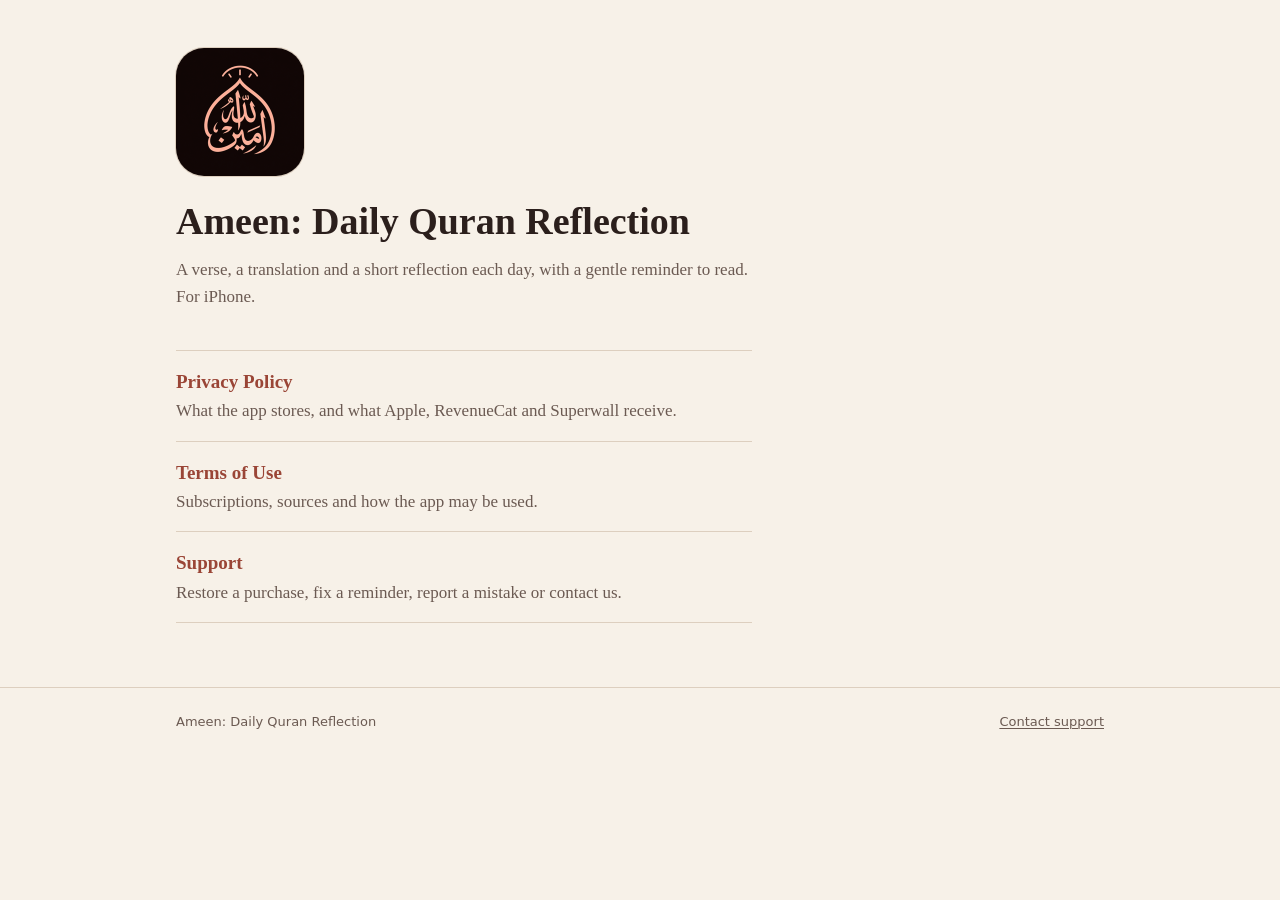
<file: index.html>
<!doctype html>
<html lang="en">
<head>
<meta charset="utf-8">
<meta name="viewport" content="width=device-width, initial-scale=1">
<title>Ameen: Daily Quran Reflection</title>
<meta name="description" content="Privacy Policy, Terms of Use and support for the Ameen iOS app.">
<meta name="theme-color" content="#f7f1e8" media="(prefers-color-scheme: light)">
<meta name="theme-color" content="#181211" media="(prefers-color-scheme: dark)">
<link rel="icon" href="assets/favicon-64.png" type="image/png">
<link rel="apple-touch-icon" href="assets/apple-touch-icon.png">
<link rel="stylesheet" href="assets/site.css">
</head>
<body>
<a class="skip" href="#main">Skip to content</a>

<main id="main" class="home">
  <img class="mark" src="assets/app-icon-256.png" alt="Ameen app icon" width="128" height="128">
  <h1>Ameen: Daily Quran Reflection</h1>
  <p class="lede">A verse, a translation and a short reflection each day, with a gentle reminder to read. For iPhone.</p>

  <ul class="pages">
    <li><a href="privacy/"><strong>Privacy Policy</strong><span>What the app stores, and what Apple, RevenueCat and Superwall receive.</span></a></li>
    <li><a href="terms/"><strong>Terms of Use</strong><span>Subscriptions, sources and how the app may be used.</span></a></li>
    <li><a href="support/"><strong>Support</strong><span>Restore a purchase, fix a reminder, report a mistake or contact us.</span></a></li>
  </ul>
</main>

<footer class="site-footer">
  <div class="inner">
    <span>Ameen: Daily Quran Reflection</span>
    <a href="support/">Contact support</a>
  </div>
</footer>
</body>
</html>
</file>
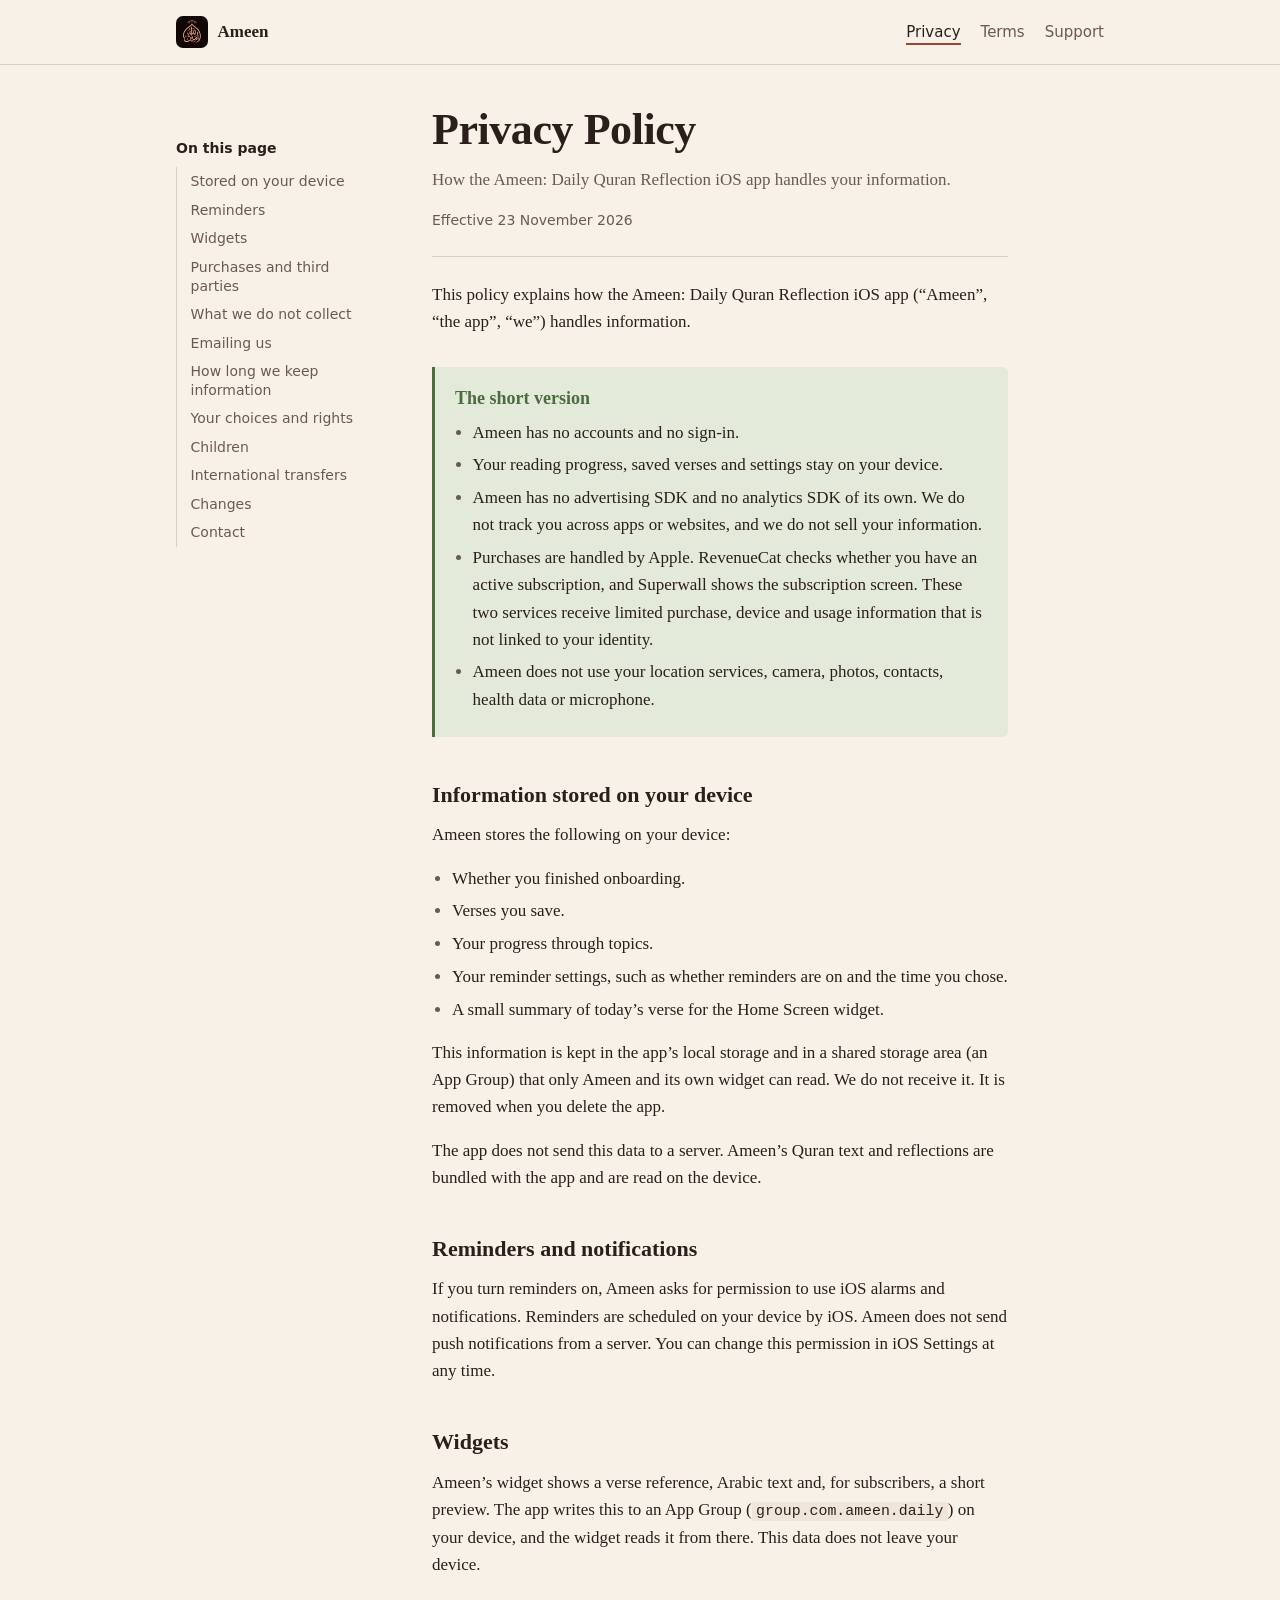
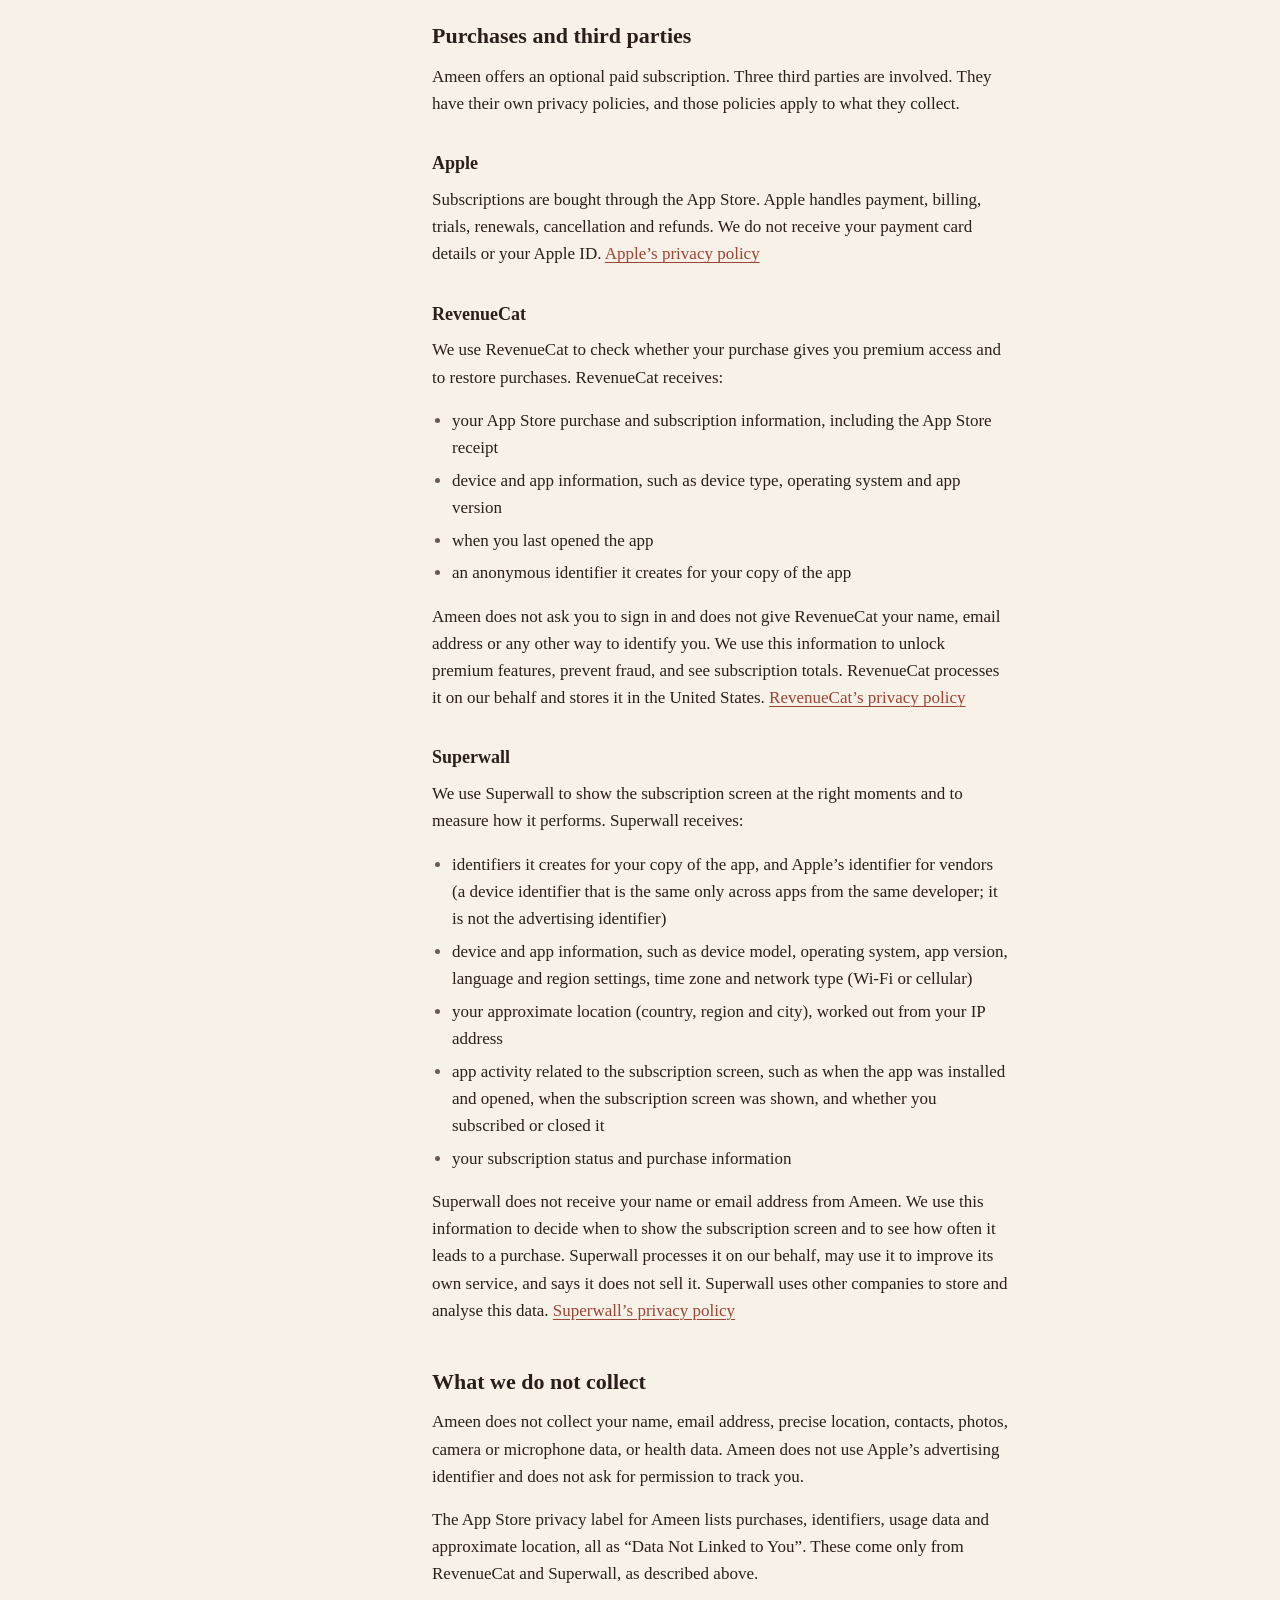
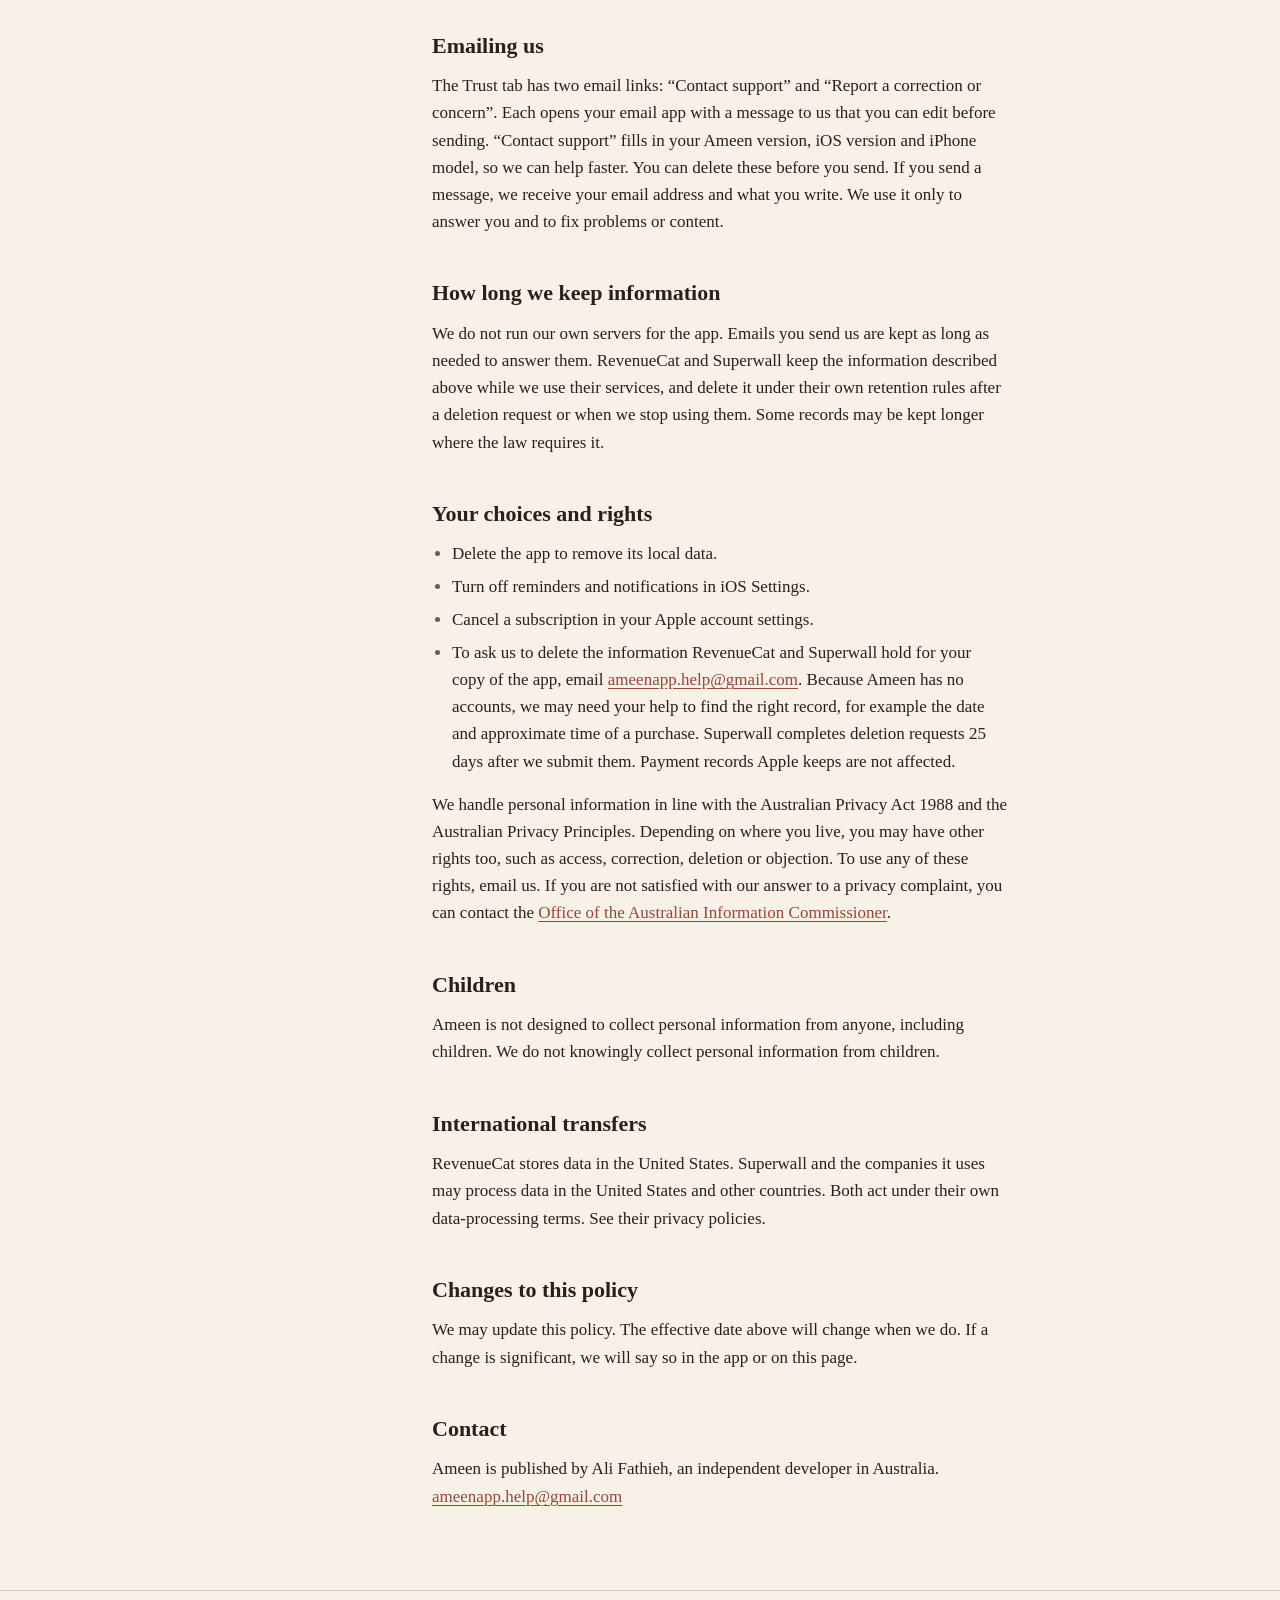
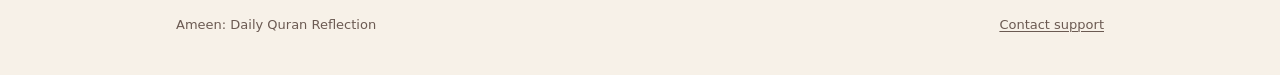
<file: privacy/index.html>
<!doctype html>
<html lang="en">
<head>
<meta charset="utf-8">
<meta name="viewport" content="width=device-width, initial-scale=1">
<title>Privacy Policy · Ameen</title>
<meta name="description" content="How the Ameen: Daily Quran Reflection iOS app handles your information.">
<meta name="theme-color" content="#f7f1e8" media="(prefers-color-scheme: light)">
<meta name="theme-color" content="#181211" media="(prefers-color-scheme: dark)">
<link rel="icon" href="../assets/favicon-64.png" type="image/png">
<link rel="apple-touch-icon" href="../assets/apple-touch-icon.png">
<link rel="stylesheet" href="../assets/site.css">
</head>
<body>
<a class="skip" href="#main">Skip to content</a>

<header class="site-header">
  <div class="inner">
    <a class="brand" href="../"><img class="logo" src="../assets/app-icon-256.png" alt="" width="32" height="32">Ameen</a>
    <nav class="site-nav" aria-label="Pages">
      <ul>
        <li><a href="../privacy/" aria-current="page">Privacy</a></li>
        <li><a href="../terms/">Terms</a></li>
        <li><a href="../support/">Support</a></li>
      </ul>
    </nav>
  </div>
</header>

<main id="main" class="doc has-toc">
  <div class="doc-head">
    <h1>Privacy Policy</h1>
    <p class="lede">How the Ameen: Daily Quran Reflection iOS app handles your information.</p>
    <p class="meta">Effective 23 November 2026</p>
  </div>

  <nav class="toc" aria-labelledby="toc-title">
    <h2 id="toc-title">On this page</h2>
    <ol>
      <li><a href="#on-device">Stored on your device</a></li>
      <li><a href="#reminders">Reminders</a></li>
      <li><a href="#widgets">Widgets</a></li>
      <li><a href="#third-parties">Purchases and third parties</a></li>
      <li><a href="#not-collected">What we do not collect</a></li>
      <li><a href="#content-reports">Emailing us</a></li>
      <li><a href="#retention">How long we keep information</a></li>
      <li><a href="#rights">Your choices and rights</a></li>
      <li><a href="#children">Children</a></li>
      <li><a href="#transfers">International transfers</a></li>
      <li><a href="#changes">Changes</a></li>
      <li><a href="#contact">Contact</a></li>
    </ol>
  </nav>

  <article class="doc-body">
    <p>This policy explains how the Ameen: Daily Quran Reflection iOS app (“Ameen”, “the app”, “we”) handles information.</p>

    <section class="summary" aria-labelledby="summary-title">
      <h2 id="summary-title">The short version</h2>
      <ul>
        <li>Ameen has no accounts and no sign-in.</li>
        <li>Your reading progress, saved verses and settings stay on your device.</li>
        <li>Ameen has no advertising SDK and no analytics SDK of its own. We do not track you across apps or websites, and we do not sell your information.</li>
        <li>Purchases are handled by Apple. RevenueCat checks whether you have an active subscription, and Superwall shows the subscription screen. These two services receive limited purchase, device and usage information that is not linked to your identity.</li>
        <li>Ameen does not use your location services, camera, photos, contacts, health data or microphone.</li>
      </ul>
    </section>

    <h2 id="on-device">Information stored on your device</h2>
    <p>Ameen stores the following on your device:</p>
    <ul>
      <li>Whether you finished onboarding.</li>
      <li>Verses you save.</li>
      <li>Your progress through topics.</li>
      <li>Your reminder settings, such as whether reminders are on and the time you chose.</li>
      <li>A small summary of today’s verse for the Home Screen widget.</li>
    </ul>
    <p>This information is kept in the app’s local storage and in a shared storage area (an App Group) that only Ameen and its own widget can read. We do not receive it. It is removed when you delete the app.</p>
    <p>The app does not send this data to a server. Ameen’s Quran text and reflections are bundled with the app and are read on the device.</p>

    <h2 id="reminders">Reminders and notifications</h2>
    <p>If you turn reminders on, Ameen asks for permission to use iOS alarms and notifications. Reminders are scheduled on your device by iOS. Ameen does not send push notifications from a server. You can change this permission in iOS Settings at any time.</p>

    <h2 id="widgets">Widgets</h2>
    <p>Ameen’s widget shows a verse reference, Arabic text and, for subscribers, a short preview. The app writes this to an App Group (<code>group.com.ameen.daily</code>) on your device, and the widget reads it from there. This data does not leave your device.</p>

    <h2 id="third-parties">Purchases and third parties</h2>
    <p>Ameen offers an optional paid subscription. Three third parties are involved. They have their own privacy policies, and those policies apply to what they collect.</p>

    <h3>Apple</h3>
    <p>Subscriptions are bought through the App Store. Apple handles payment, billing, trials, renewals, cancellation and refunds. We do not receive your payment card details or your Apple ID. <a href="https://www.apple.com/legal/privacy/">Apple’s privacy policy</a></p>

    <h3>RevenueCat</h3>
    <p>We use RevenueCat to check whether your purchase gives you premium access and to restore purchases. RevenueCat receives:</p>
    <ul>
      <li>your App Store purchase and subscription information, including the App Store receipt</li>
      <li>device and app information, such as device type, operating system and app version</li>
      <li>when you last opened the app</li>
      <li>an anonymous identifier it creates for your copy of the app</li>
    </ul>
    <p>Ameen does not ask you to sign in and does not give RevenueCat your name, email address or any other way to identify you. We use this information to unlock premium features, prevent fraud, and see subscription totals. RevenueCat processes it on our behalf and stores it in the United States. <a href="https://www.revenuecat.com/privacy">RevenueCat’s privacy policy</a></p>

    <h3>Superwall</h3>
    <p>We use Superwall to show the subscription screen at the right moments and to measure how it performs. Superwall receives:</p>
    <ul>
      <li>identifiers it creates for your copy of the app, and Apple’s identifier for vendors (a device identifier that is the same only across apps from the same developer; it is not the advertising identifier)</li>
      <li>device and app information, such as device model, operating system, app version, language and region settings, time zone and network type (Wi-Fi or cellular)</li>
      <li>your approximate location (country, region and city), worked out from your IP address</li>
      <li>app activity related to the subscription screen, such as when the app was installed and opened, when the subscription screen was shown, and whether you subscribed or closed it</li>
      <li>your subscription status and purchase information</li>
    </ul>
    <p>Superwall does not receive your name or email address from Ameen. We use this information to decide when to show the subscription screen and to see how often it leads to a purchase. Superwall processes it on our behalf, may use it to improve its own service, and says it does not sell it. Superwall uses other companies to store and analyse this data. <a href="https://superwall.com/privacy">Superwall’s privacy policy</a></p>

    <h2 id="not-collected">What we do not collect</h2>
    <p>Ameen does not collect your name, email address, precise location, contacts, photos, camera or microphone data, or health data. Ameen does not use Apple’s advertising identifier and does not ask for permission to track you.</p>
    <p>The App Store privacy label for Ameen lists purchases, identifiers, usage data and approximate location, all as “Data Not Linked to You”. These come only from RevenueCat and Superwall, as described above.</p>

    <h2 id="content-reports">Emailing us</h2>
    <p>The Trust tab has two email links: “Contact support” and “Report a correction or concern”. Each opens your email app with a message to us that you can edit before sending. “Contact support” fills in your Ameen version, iOS version and iPhone model, so we can help faster. You can delete these before you send. If you send a message, we receive your email address and what you write. We use it only to answer you and to fix problems or content.</p>

    <h2 id="retention">How long we keep information</h2>
    <p>We do not run our own servers for the app. Emails you send us are kept as long as needed to answer them. RevenueCat and Superwall keep the information described above while we use their services, and delete it under their own retention rules after a deletion request or when we stop using them. Some records may be kept longer where the law requires it.</p>

    <h2 id="rights">Your choices and rights</h2>
    <ul>
      <li>Delete the app to remove its local data.</li>
      <li>Turn off reminders and notifications in iOS Settings.</li>
      <li>Cancel a subscription in your Apple account settings.</li>
      <li>To ask us to delete the information RevenueCat and Superwall hold for your copy of the app, email <a href="mailto:ameenapp.help@gmail.com">ameenapp.help@gmail.com</a>. Because Ameen has no accounts, we may need your help to find the right record, for example the date and approximate time of a purchase. Superwall completes deletion requests 25 days after we submit them. Payment records Apple keeps are not affected.</li>
    </ul>
    <p>We handle personal information in line with the Australian Privacy Act 1988 and the Australian Privacy Principles. Depending on where you live, you may have other rights too, such as access, correction, deletion or objection. To use any of these rights, email us. If you are not satisfied with our answer to a privacy complaint, you can contact the <a href="https://www.oaic.gov.au/">Office of the Australian Information Commissioner</a>.</p>

    <h2 id="children">Children</h2>
    <p>Ameen is not designed to collect personal information from anyone, including children. We do not knowingly collect personal information from children.</p>

    <h2 id="transfers">International transfers</h2>
    <p>RevenueCat stores data in the United States. Superwall and the companies it uses may process data in the United States and other countries. Both act under their own data-processing terms. See their privacy policies.</p>

    <h2 id="changes">Changes to this policy</h2>
    <p>We may update this policy. The effective date above will change when we do. If a change is significant, we will say so in the app or on this page.</p>

    <h2 id="contact">Contact</h2>
    <p>Ameen is published by Ali Fathieh, an independent developer in Australia.<br>
    <a href="mailto:ameenapp.help@gmail.com">ameenapp.help@gmail.com</a></p>
  </article>
</main>

<footer class="site-footer">
  <div class="inner">
    <span>Ameen: Daily Quran Reflection</span>
    <a href="../support/">Contact support</a>
  </div>
</footer>
</body>
</html>
</file>
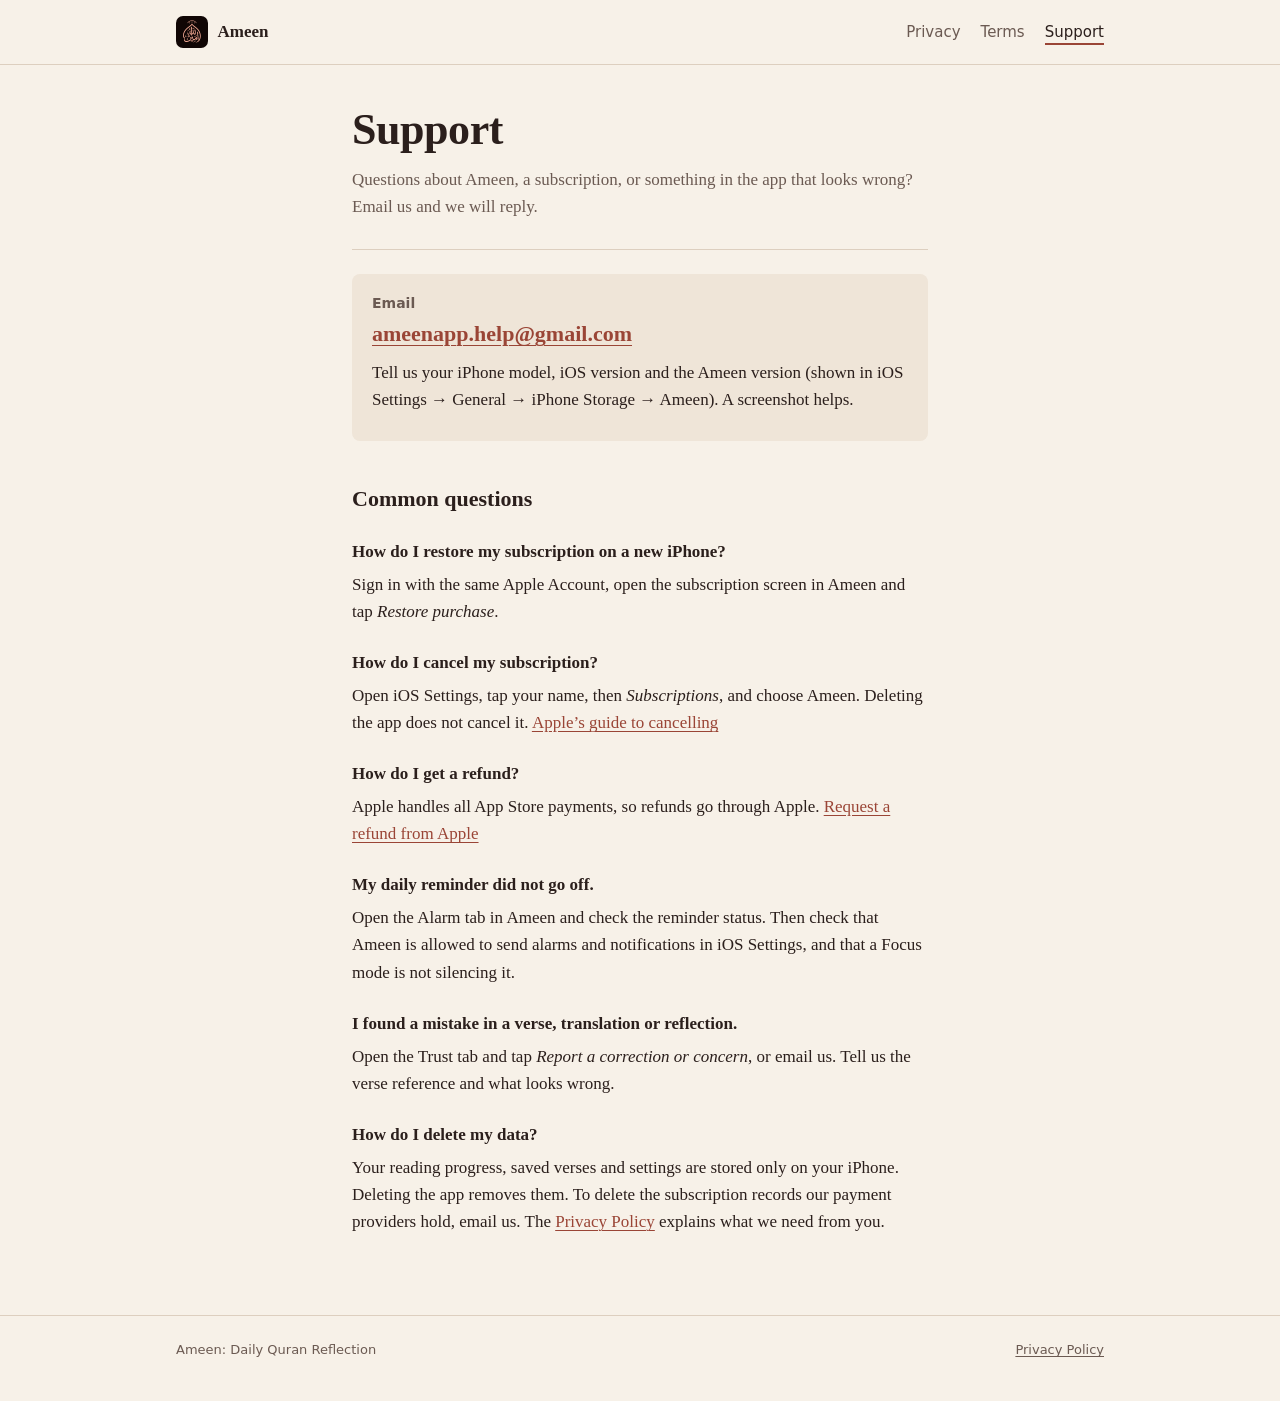
<file: support/index.html>
<!doctype html>
<html lang="en">
<head>
<meta charset="utf-8">
<meta name="viewport" content="width=device-width, initial-scale=1">
<title>Support · Ameen</title>
<meta name="description" content="Get help with the Ameen: Daily Quran Reflection iOS app.">
<meta name="theme-color" content="#f7f1e8" media="(prefers-color-scheme: light)">
<meta name="theme-color" content="#181211" media="(prefers-color-scheme: dark)">
<link rel="icon" href="../assets/favicon-64.png" type="image/png">
<link rel="apple-touch-icon" href="../assets/apple-touch-icon.png">
<link rel="stylesheet" href="../assets/site.css">
</head>
<body>
<a class="skip" href="#main">Skip to content</a>

<header class="site-header">
  <div class="inner">
    <a class="brand" href="../"><img class="logo" src="../assets/app-icon-256.png" alt="" width="32" height="32">Ameen</a>
    <nav class="site-nav" aria-label="Pages">
      <ul>
        <li><a href="../privacy/">Privacy</a></li>
        <li><a href="../terms/">Terms</a></li>
        <li><a href="../support/" aria-current="page">Support</a></li>
      </ul>
    </nav>
  </div>
</header>

<main id="main" class="doc">
  <div class="doc-head">
    <h1>Support</h1>
    <p class="lede">Questions about Ameen, a subscription, or something in the app that looks wrong? Email us and we will reply.</p>
  </div>

  <article class="doc-body">
    <section class="contact" aria-labelledby="contact-title">
      <h2 id="contact-title" class="visually-plain">Email</h2>
      <p class="address"><a href="mailto:ameenapp.help@gmail.com?subject=Ameen%20support">ameenapp.help@gmail.com</a></p>
      <p>Tell us your iPhone model, iOS version and the Ameen version (shown in iOS Settings → General → iPhone Storage → Ameen). A screenshot helps.</p>
    </section>

    <h2>Common questions</h2>
    <dl class="faq">
      <dt>How do I restore my subscription on a new iPhone?</dt>
      <dd>Sign in with the same Apple Account, open the subscription screen in Ameen and tap <em>Restore purchase</em>.</dd>

      <dt>How do I cancel my subscription?</dt>
      <dd>Open iOS Settings, tap your name, then <em>Subscriptions</em>, and choose Ameen. Deleting the app does not cancel it. <a href="https://support.apple.com/118428">Apple’s guide to cancelling</a></dd>

      <dt>How do I get a refund?</dt>
      <dd>Apple handles all App Store payments, so refunds go through Apple. <a href="https://support.apple.com/118223">Request a refund from Apple</a></dd>

      <dt>My daily reminder did not go off.</dt>
      <dd>Open the Alarm tab in Ameen and check the reminder status. Then check that Ameen is allowed to send alarms and notifications in iOS Settings, and that a Focus mode is not silencing it.</dd>

      <dt>I found a mistake in a verse, translation or reflection.</dt>
      <dd>Open the Trust tab and tap <em>Report a correction or concern</em>, or email us. Tell us the verse reference and what looks wrong.</dd>

      <dt>How do I delete my data?</dt>
      <dd>Your reading progress, saved verses and settings are stored only on your iPhone. Deleting the app removes them. To delete the subscription records our payment providers hold, email us. The <a href="../privacy/#rights">Privacy Policy</a> explains what we need from you.</dd>
    </dl>
  </article>
</main>

<footer class="site-footer">
  <div class="inner">
    <span>Ameen: Daily Quran Reflection</span>
    <a href="../privacy/">Privacy Policy</a>
  </div>
</footer>
</body>
</html>
</file>
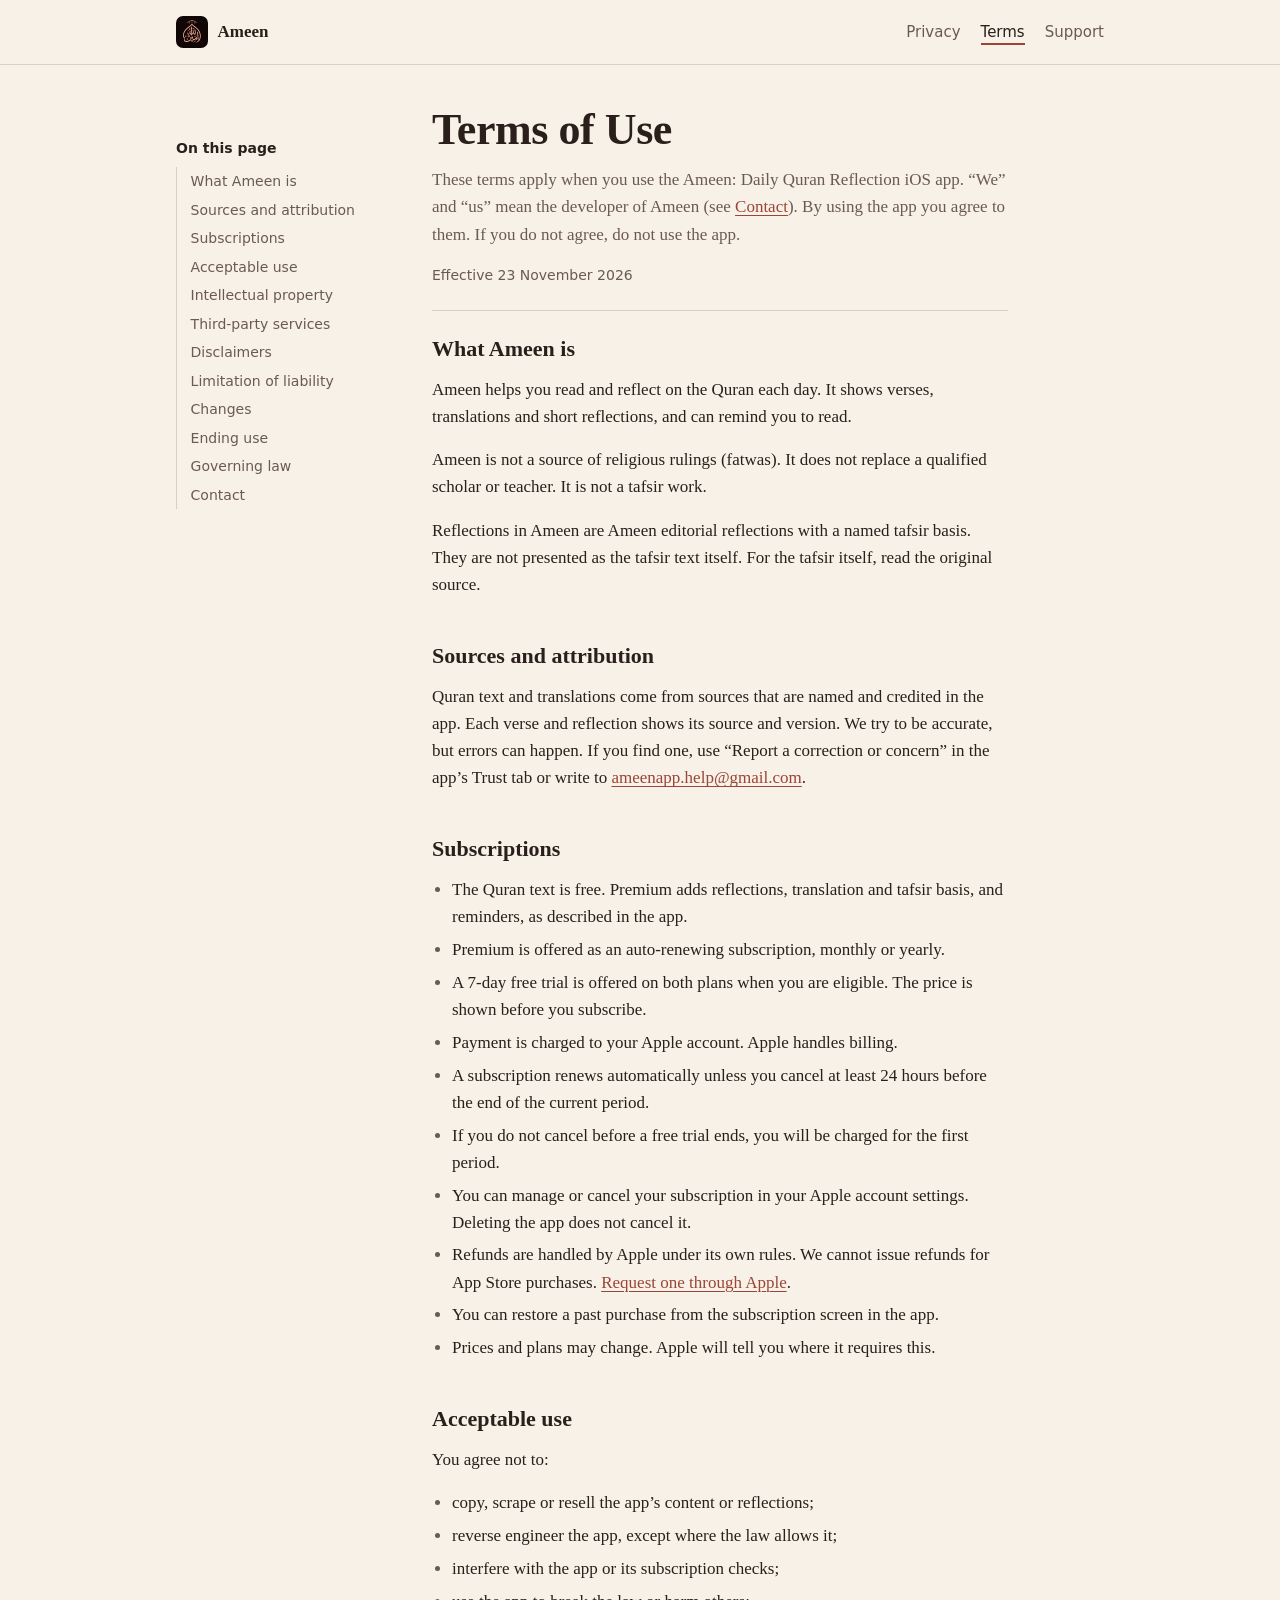
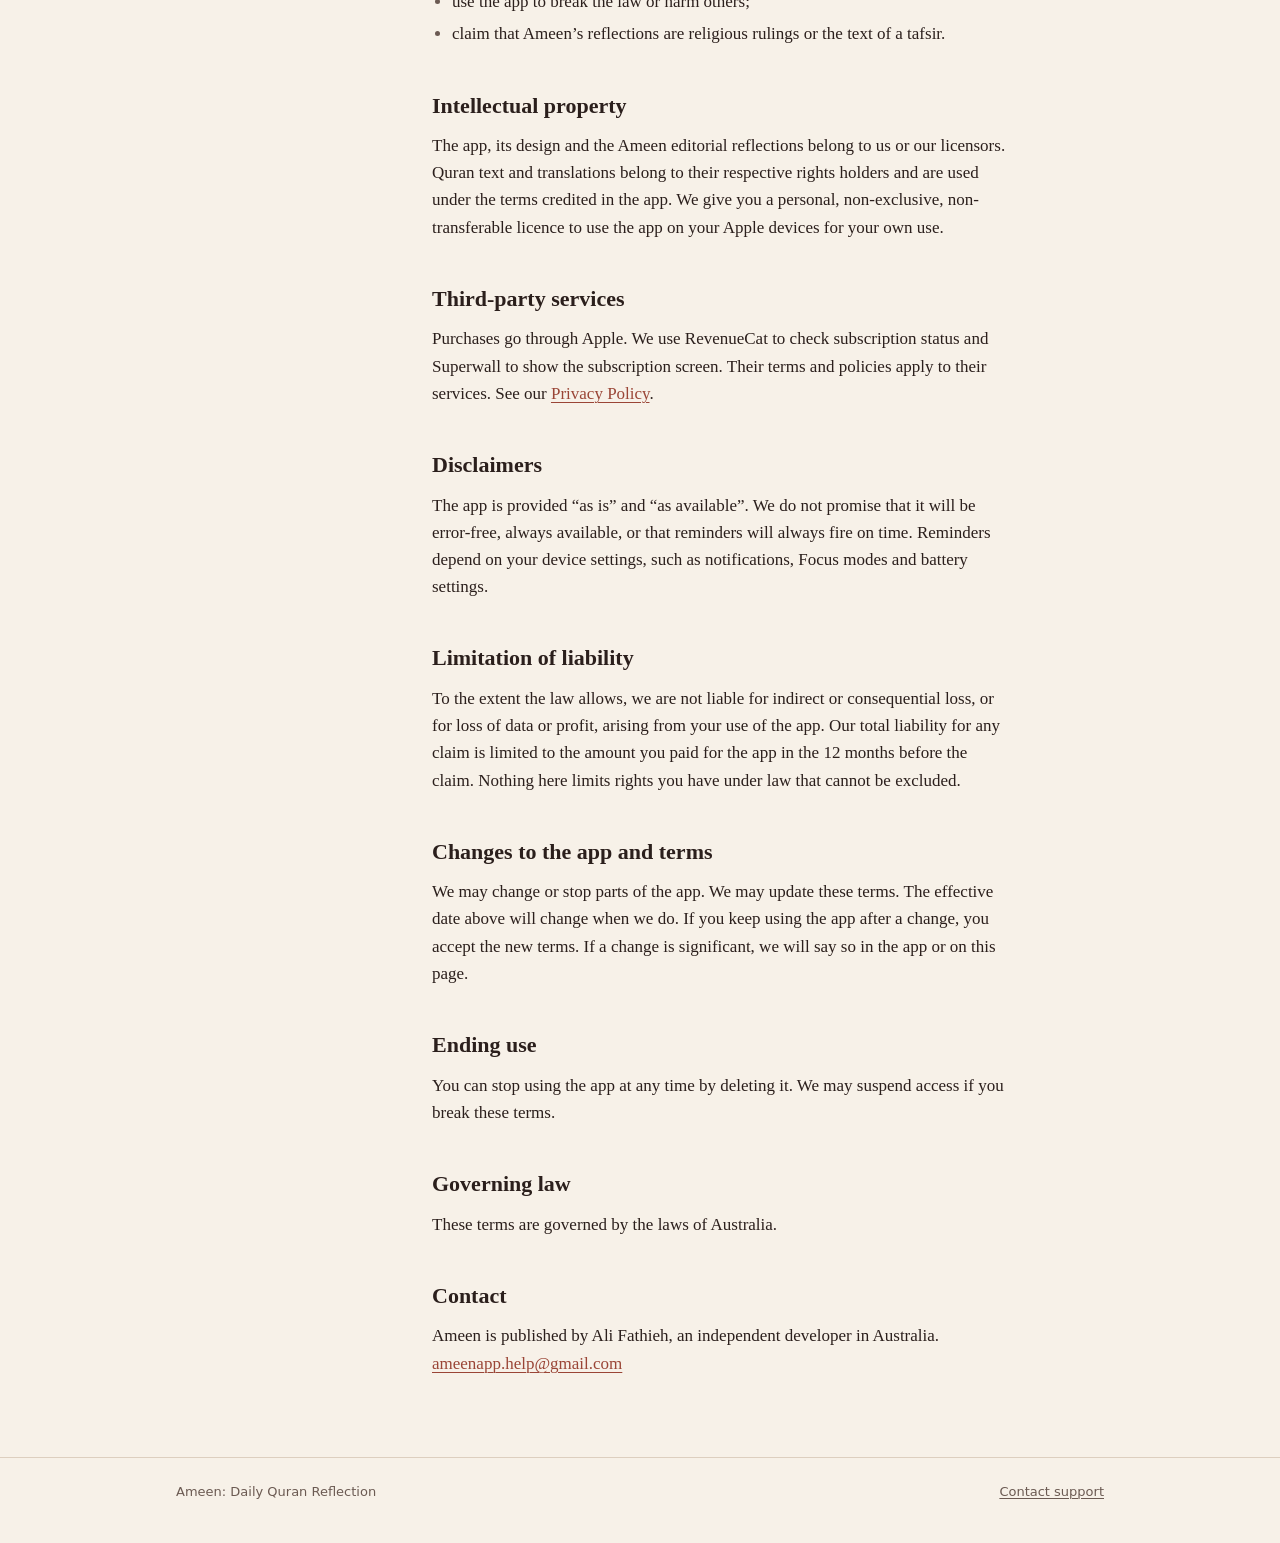
<file: terms/index.html>
<!doctype html>
<html lang="en">
<head>
<meta charset="utf-8">
<meta name="viewport" content="width=device-width, initial-scale=1">
<title>Terms of Use · Ameen</title>
<meta name="description" content="The terms that apply when you use the Ameen: Daily Quran Reflection iOS app.">
<meta name="theme-color" content="#f7f1e8" media="(prefers-color-scheme: light)">
<meta name="theme-color" content="#181211" media="(prefers-color-scheme: dark)">
<link rel="icon" href="../assets/favicon-64.png" type="image/png">
<link rel="apple-touch-icon" href="../assets/apple-touch-icon.png">
<link rel="stylesheet" href="../assets/site.css">
</head>
<body>
<a class="skip" href="#main">Skip to content</a>

<header class="site-header">
  <div class="inner">
    <a class="brand" href="../"><img class="logo" src="../assets/app-icon-256.png" alt="" width="32" height="32">Ameen</a>
    <nav class="site-nav" aria-label="Pages">
      <ul>
        <li><a href="../privacy/">Privacy</a></li>
        <li><a href="../terms/" aria-current="page">Terms</a></li>
        <li><a href="../support/">Support</a></li>
      </ul>
    </nav>
  </div>
</header>

<main id="main" class="doc has-toc">
  <div class="doc-head">
    <h1>Terms of Use</h1>
    <p class="lede">These terms apply when you use the Ameen: Daily Quran Reflection iOS app. “We” and “us” mean the developer of Ameen (see <a href="#contact">Contact</a>). By using the app you agree to them. If you do not agree, do not use the app.</p>
    <p class="meta">Effective 23 November 2026</p>
  </div>

  <nav class="toc" aria-labelledby="toc-title">
    <h2 id="toc-title">On this page</h2>
    <ol>
      <li><a href="#what">What Ameen is</a></li>
      <li><a href="#sources">Sources and attribution</a></li>
      <li><a href="#subscriptions">Subscriptions</a></li>
      <li><a href="#use">Acceptable use</a></li>
      <li><a href="#ip">Intellectual property</a></li>
      <li><a href="#third-parties">Third-party services</a></li>
      <li><a href="#disclaimers">Disclaimers</a></li>
      <li><a href="#liability">Limitation of liability</a></li>
      <li><a href="#changes">Changes</a></li>
      <li><a href="#ending">Ending use</a></li>
      <li><a href="#law">Governing law</a></li>
      <li><a href="#contact">Contact</a></li>
    </ol>
  </nav>

  <article class="doc-body">
    <h2 id="what">What Ameen is</h2>
    <p>Ameen helps you read and reflect on the Quran each day. It shows verses, translations and short reflections, and can remind you to read.</p>
    <p>Ameen is not a source of religious rulings (fatwas). It does not replace a qualified scholar or teacher. It is not a tafsir work.</p>
    <p>Reflections in Ameen are Ameen editorial reflections with a named tafsir basis. They are not presented as the tafsir text itself. For the tafsir itself, read the original source.</p>

    <h2 id="sources">Sources and attribution</h2>
    <p>Quran text and translations come from sources that are named and credited in the app. Each verse and reflection shows its source and version. We try to be accurate, but errors can happen. If you find one, use “Report a correction or concern” in the app’s Trust tab or write to <a href="mailto:ameenapp.help@gmail.com">ameenapp.help@gmail.com</a>.</p>

    <h2 id="subscriptions">Subscriptions</h2>
    <ul>
      <li>The Quran text is free. Premium adds reflections, translation and tafsir basis, and reminders, as described in the app.</li>
      <li>Premium is offered as an auto-renewing subscription, monthly or yearly.</li>
      <li>A 7-day free trial is offered on both plans when you are eligible. The price is shown before you subscribe.</li>
      <li>Payment is charged to your Apple account. Apple handles billing.</li>
      <li>A subscription renews automatically unless you cancel at least 24 hours before the end of the current period.</li>
      <li>If you do not cancel before a free trial ends, you will be charged for the first period.</li>
      <li>You can manage or cancel your subscription in your Apple account settings. Deleting the app does not cancel it.</li>
      <li>Refunds are handled by Apple under its own rules. We cannot issue refunds for App Store purchases. <a href="https://support.apple.com/118223">Request one through Apple</a>.</li>
      <li>You can restore a past purchase from the subscription screen in the app.</li>
      <li>Prices and plans may change. Apple will tell you where it requires this.</li>
    </ul>

    <h2 id="use">Acceptable use</h2>
    <p>You agree not to:</p>
    <ul>
      <li>copy, scrape or resell the app’s content or reflections;</li>
      <li>reverse engineer the app, except where the law allows it;</li>
      <li>interfere with the app or its subscription checks;</li>
      <li>use the app to break the law or harm others;</li>
      <li>claim that Ameen’s reflections are religious rulings or the text of a tafsir.</li>
    </ul>

    <h2 id="ip">Intellectual property</h2>
    <p>The app, its design and the Ameen editorial reflections belong to us or our licensors. Quran text and translations belong to their respective rights holders and are used under the terms credited in the app. We give you a personal, non-exclusive, non-transferable licence to use the app on your Apple devices for your own use.</p>

    <h2 id="third-parties">Third-party services</h2>
    <p>Purchases go through Apple. We use RevenueCat to check subscription status and Superwall to show the subscription screen. Their terms and policies apply to their services. See our <a href="../privacy/">Privacy Policy</a>.</p>

    <h2 id="disclaimers">Disclaimers</h2>
    <p>The app is provided “as is” and “as available”. We do not promise that it will be error-free, always available, or that reminders will always fire on time. Reminders depend on your device settings, such as notifications, Focus modes and battery settings.</p>

    <h2 id="liability">Limitation of liability</h2>
    <p>To the extent the law allows, we are not liable for indirect or consequential loss, or for loss of data or profit, arising from your use of the app. Our total liability for any claim is limited to the amount you paid for the app in the 12 months before the claim. Nothing here limits rights you have under law that cannot be excluded.</p>

    <h2 id="changes">Changes to the app and terms</h2>
    <p>We may change or stop parts of the app. We may update these terms. The effective date above will change when we do. If you keep using the app after a change, you accept the new terms. If a change is significant, we will say so in the app or on this page.</p>

    <h2 id="ending">Ending use</h2>
    <p>You can stop using the app at any time by deleting it. We may suspend access if you break these terms.</p>

    <h2 id="law">Governing law</h2>
    <p>These terms are governed by the laws of Australia.</p>

    <h2 id="contact">Contact</h2>
    <p>Ameen is published by Ali Fathieh, an independent developer in Australia.<br>
    <a href="mailto:ameenapp.help@gmail.com">ameenapp.help@gmail.com</a></p>
  </article>
</main>

<footer class="site-footer">
  <div class="inner">
    <span>Ameen: Daily Quran Reflection</span>
    <a href="../support/">Contact support</a>
  </div>
</footer>
</body>
</html>
</file>
<file: assets/site.css>
/* Ameen legal and support pages.
   Palette follows ios-native/Ameen/Theme.swift in the app repo. */

:root {
  color-scheme: light dark;
  --bg: #f7f1e8;
  --surface: #efe5d8;
  --ink: #2b1f1c;
  --muted: #6b5a52;
  --line: #ddcfbf;
  --accent: #9a4536;
  --trust: #4c6b40;
  --trust-bg: #e4ead9;
  --todo-bg: #ffe08a;
  --todo-ink: #3a2a00;

  --serif: ui-serif, "New York", "Iowan Old Style", "Palatino Linotype", Palatino, Georgia, serif;
  --sans: system-ui, -apple-system, "Segoe UI", Roboto, sans-serif;
  --measure: 36rem;
}

@media (prefers-color-scheme: dark) {
  :root {
    --bg: #181211;
    --surface: #251e1d;
    --ink: #eddfdd;
    --muted: #b8a89b;
    --line: #3e3230;
    --accent: #ffb4a5;
    --trust: #a9c79c;
    --trust-bg: #1f2b1b;
  }
}

* { box-sizing: border-box; }

html {
  -webkit-text-size-adjust: 100%;
  text-size-adjust: 100%;
}

body {
  margin: 0;
  background: var(--bg);
  color: var(--ink);
  font-family: var(--serif);
  font-size: 1.0625rem;
  line-height: 1.6;
  font-kerning: normal;
  text-rendering: optimizeLegibility;
}

a {
  color: var(--accent);
  text-decoration-thickness: 1px;
  text-underline-offset: 0.18em;
}
a:hover { text-decoration-thickness: 2px; }

:focus-visible {
  outline: 2px solid var(--accent);
  outline-offset: 3px;
  border-radius: 2px;
}

.skip {
  position: absolute;
  left: 1rem;
  top: -3rem;
  padding: 0.5rem 0.75rem;
  background: var(--surface);
  color: var(--ink);
  z-index: 10;
}
.skip:focus { top: 1rem; }

/* Header */

.site-header {
  border-bottom: 1px solid var(--line);
}
.site-header .inner {
  max-width: 60rem;
  margin: 0 auto;
  padding: 1rem 1rem;
  display: flex;
  flex-wrap: wrap;
  align-items: center;
  justify-content: space-between;
  gap: 0.75rem 1.5rem;
}

.brand {
  display: inline-flex;
  align-items: center;
  gap: 0.6rem;
  color: var(--ink);
  text-decoration: none;
  font-size: 1.0625rem;
  font-weight: 600;
}
.brand .logo {
  width: 32px;
  height: 32px;
  border-radius: 7px;
  align-self: center;
}

.site-nav ul {
  list-style: none;
  margin: 0;
  padding: 0;
  display: flex;
  gap: 1.25rem;
  font-family: var(--sans);
  font-size: 0.9375rem;
}
.site-nav a {
  color: var(--muted);
  text-decoration: none;
  padding: 0.25rem 0;
}
.site-nav a:hover { color: var(--ink); }
.site-nav a[aria-current="page"] {
  color: var(--ink);
  box-shadow: inset 0 -2px 0 var(--accent);
}

/* Document pages */

.doc {
  max-width: 60rem;
  margin: 0 auto;
  padding: 2.5rem 1rem 4rem;
  display: grid;
  grid-template-columns: minmax(0, var(--measure));
  justify-content: center;
}

@media (min-width: 64rem) {
  .doc.has-toc {
    grid-template-columns: 12rem minmax(0, var(--measure));
    column-gap: 4rem;
    justify-content: start;
  }
  .doc.has-toc .toc {
    grid-column: 1;
    grid-row: 1 / span 2;
    position: sticky;
    top: 2rem;
    align-self: start;
  }
  .doc.has-toc .doc-head,
  .doc.has-toc .doc-body { grid-column: 2; }
}

.doc-head h1 {
  font-size: clamp(2rem, 1.4rem + 2.4vw, 2.75rem);
  line-height: 1.12;
  font-weight: 600;
  letter-spacing: -0.01em;
  margin: 0 0 0.75rem;
}
.doc-head .lede {
  color: var(--muted);
  margin: 0 0 0.25rem;
}
.doc-head .meta {
  font-family: var(--sans);
  font-size: 0.875rem;
  color: var(--muted);
  margin: 1rem 0 0;
}
.doc-head {
  padding-bottom: 1.5rem;
  margin-bottom: 1.5rem;
  border-bottom: 1px solid var(--line);
}

.toc {
  font-family: var(--sans);
  font-size: 0.875rem;
  margin: 2rem 0 0;
}
.toc h2 {
  font-size: 0.875rem;
  font-weight: 600;
  margin: 0 0 0.5rem;
  color: var(--ink);
}
.toc ol {
  list-style: none;
  margin: 0;
  padding: 0;
  border-left: 1px solid var(--line);
}
.toc li { margin: 0; }
.toc a {
  display: block;
  padding: 0.3rem 0 0.3rem 0.85rem;
  color: var(--muted);
  text-decoration: none;
  line-height: 1.35;
}
.toc a:hover { color: var(--ink); }

@media (max-width: 63.99rem) {
  .toc { margin: 0 0 1rem; }
  .toc ol {
    border-left: 0;
    columns: 2;
    column-gap: 1.5rem;
  }
  .toc a { padding-left: 0; }
}

.doc-body h2 {
  font-size: 1.375rem;
  line-height: 1.3;
  font-weight: 600;
  margin: 2.75rem 0 0.75rem;
  scroll-margin-top: 1.5rem;
}
.doc-body h3 {
  font-size: 1.125rem;
  font-weight: 600;
  margin: 2rem 0 0.5rem;
}
.doc-body p,
.doc-body ul,
.doc-body dl { margin: 0 0 1rem; }
.doc-body ul { padding-left: 1.25rem; }
.doc-body li { margin: 0.35rem 0; }
.doc-body li::marker { color: var(--muted); }
.doc-body code {
  font-family: ui-monospace, SFMono-Regular, Menlo, monospace;
  font-size: 0.875em;
  background: var(--surface);
  padding: 0.1em 0.3em;
  border-radius: 3px;
}

/* The short version: uses the app's Trust colour */
.summary {
  margin: 2rem 0 0.5rem;
  padding: 1.25rem 1.25rem 0.5rem;
  background: var(--trust-bg);
  border-left: 3px solid var(--trust);
  border-radius: 0 6px 6px 0;
}
.summary h2 {
  margin: 0 0 0.5rem;
  font-size: 1.125rem;
  color: var(--trust);
}
.summary ul { padding-left: 1.1rem; }

/* Support */
.contact {
  margin: 0 0 1rem;
  padding: 1.25rem;
  background: var(--surface);
  border-radius: 8px;
}
.contact p { margin: 0 0 0.5rem; }
.contact .address {
  font-size: 1.375rem;
  font-weight: 600;
  word-break: break-word;
}

.faq dt {
  font-weight: 600;
  margin: 1.5rem 0 0.35rem;
}
.faq dd { margin: 0; }

/* Unfilled values. These must be gone before publishing. */
.todo {
  background: var(--todo-bg);
  color: var(--todo-ink);
  padding: 0 0.25em;
  border-radius: 2px;
  font-family: var(--sans);
  font-size: 0.875em;
}

/* Home */
.home {
  max-width: 60rem;
  margin: 0 auto;
  padding: 3rem 1rem 4rem;
}
.home .mark {
  display: block;
  width: 128px;
  height: 128px;
  border-radius: 28px;
  margin: 0 0 1.5rem;
  box-shadow: 0 0 0 1px var(--line);
}
.home h1 {
  font-size: clamp(1.75rem, 1.3rem + 1.8vw, 2.375rem);
  line-height: 1.15;
  font-weight: 600;
  margin: 0.5rem 0 0.75rem;
  max-width: var(--measure);
}
.home .lede {
  color: var(--muted);
  max-width: var(--measure);
  margin: 0 0 2.5rem;
}
.home .pages {
  list-style: none;
  margin: 0;
  padding: 0;
  max-width: var(--measure);
  border-top: 1px solid var(--line);
}
.home .pages li { border-bottom: 1px solid var(--line); }
.home .pages a {
  display: block;
  padding: 1rem 0;
  text-decoration: none;
  color: var(--ink);
}
.home .pages a strong {
  display: block;
  font-size: 1.1875rem;
  font-weight: 600;
  color: var(--accent);
}
.home .pages a span { color: var(--muted); }
.home .pages a:hover strong { text-decoration: underline; text-underline-offset: 0.18em; }

/* Footer */
.site-footer {
  border-top: 1px solid var(--line);
  font-family: var(--sans);
  font-size: 0.8125rem;
  color: var(--muted);
}
.site-footer .inner {
  max-width: 60rem;
  margin: 0 auto;
  padding: 1.5rem 1rem 2.5rem;
  display: flex;
  flex-wrap: wrap;
  gap: 0.5rem 1.5rem;
  justify-content: space-between;
}
.site-footer a { color: var(--muted); }

@media print {
  .site-header, .site-footer, .toc, .skip { display: none; }
  body { background: #fff; color: #000; }
  .doc { padding: 0; display: block; }
}

.contact h2 {
  font-family: var(--sans);
  font-size: 0.875rem;
  font-weight: 600;
  color: var(--muted);
  margin: 0 0 0.25rem;
}

.doc-body > :first-child { margin-top: 0; }
</file>
